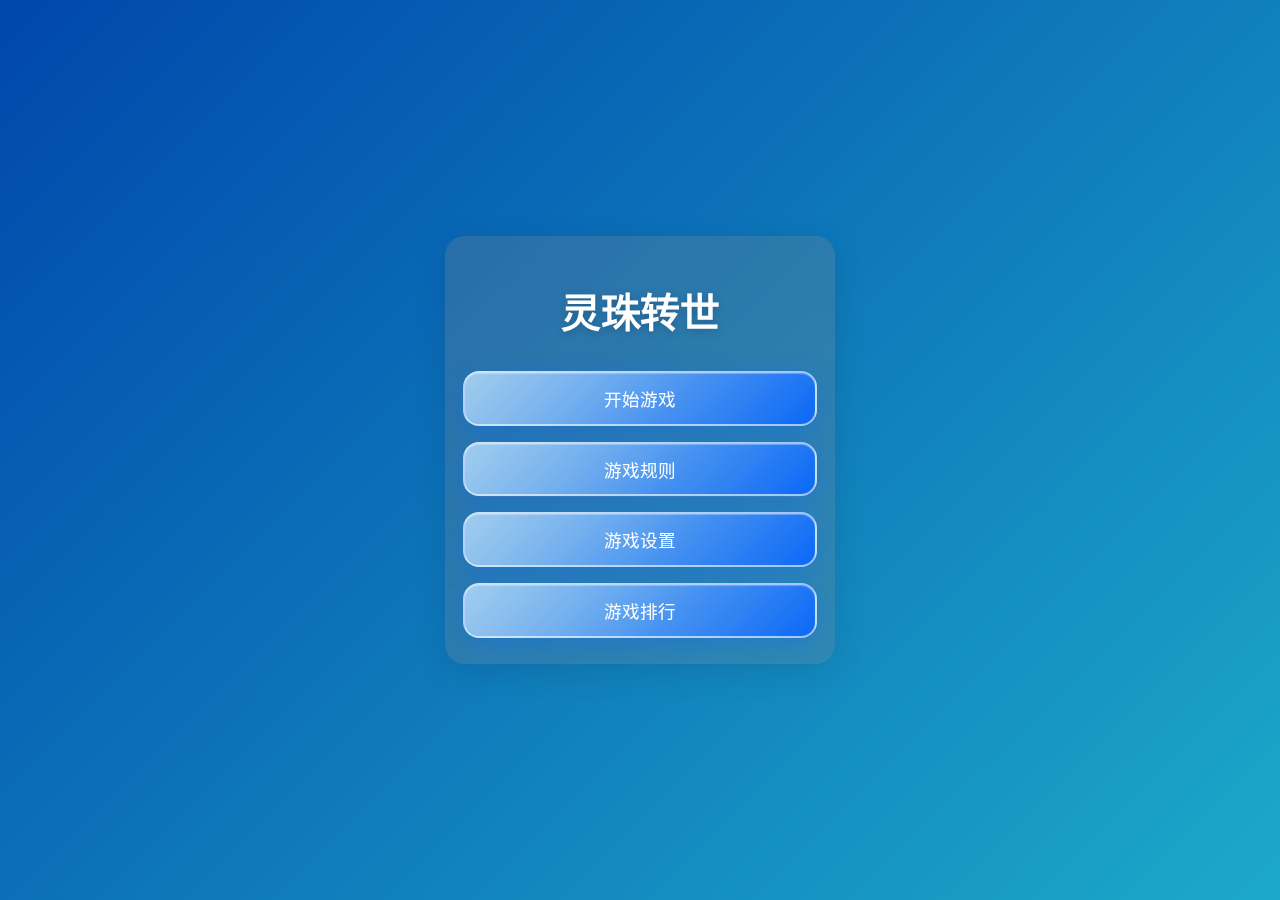
<file: index.html>
<!DOCTYPE html>
<html lang="zh-CN">
<head>
    <meta charset="UTF-8">
    <meta name="viewport" content="width=device-width, initial-scale=1.0">
    <title>灵珠转世 - 五子连珠游戏</title>
    <link rel="stylesheet" href="game.css">
</head>
<body>
    <div id="menu" class="container">
        <h1>灵珠转世</h1>
        <button class="menu-button" id="startGame">开始游戏</button>
        <button class="menu-button" id="showRules">游戏规则</button>
        <button class="menu-button" id="showSettings">游戏设置</button>
        <button class="menu-button" id="showRanking">游戏排行</button>
    </div>

    <div id="gameScreen" class="game-container" style="display: none;">
        <div id="pauseOverlay" class="pause-overlay" onclick="togglePause()">
            <div class="pause-icon"></div>
        </div>
        <div class="game-info">
            <div class="info-item">
                <div class="info-label">分数</div>
                <div class="info-value" id="score">0</div>
            </div>
            <div class="info-item">
                <div class="info-label">等级</div>
                <div class="info-value" id="level">1</div>
            </div>
        </div>

        <div class="next-balls" id="nextBalls"></div>
        <div class="game-board" id="gameBoard"></div>

        <div class="game-controls">
            <button id="pauseGame" class="control-button">暂停</button>
            <button id="restartGame" class="control-button">重新开始</button>
            <button id="backToMenu" class="control-button">返回菜单</button>
        </div>
    </div>

    <script src="game.js"></script>
    <script>
        let game = null;
        const menu = document.getElementById('menu');
        const gameScreen = document.getElementById('gameScreen');
        const gameBoard = document.getElementById('gameBoard');
        const scoreElement = document.getElementById('score');
        const levelElement = document.getElementById('level');
        const nextBallsElement = document.getElementById('nextBalls');
        const pauseButton = document.getElementById('pauseGame');

        // 暂停/继续游戏
        function togglePause() {
            if (!game) return;
            const isPaused = game.togglePause();
            const pauseButton = document.getElementById('pauseGame');
            const pauseOverlay = document.getElementById('pauseOverlay');
            const gameBoard = document.getElementById('gameBoard');
            
            pauseButton.textContent = isPaused ? '继续' : '暂停';
            gameBoard.style.pointerEvents = isPaused ? 'none' : 'auto';
            pauseOverlay.style.display = isPaused ? 'flex' : 'none';
        }

        // 重新开始游戏
        function restartGame() {
            const gameOver = document.querySelector('.game-over');
            if (gameOver) {
                gameOver.remove();
            }
            if (game) {
                game.reset();
                updateGameView();
                pauseButton.textContent = '暂停';
                gameBoard.style.pointerEvents = 'auto';
            }
        }

        // 事件监听器
        document.getElementById('pauseGame').addEventListener('click', togglePause);
        document.getElementById('restartGame').addEventListener('click', restartGame);

        // 初始化游戏棋盘
        function initializeBoard() {
            gameBoard.innerHTML = '';
            for (let y = 0; y < 9; y++) {
                for (let x = 0; x < 9; x++) {
                    const cell = document.createElement('div');
                    cell.className = 'cell';
                    cell.dataset.x = x;
                    cell.dataset.y = y;
                    cell.addEventListener('click', handleCellClick);
                    gameBoard.appendChild(cell);
                }
            }
        }

        // 更新游戏界面
        function updateGameView() {
            // 更新分数和等级
            scoreElement.textContent = game.score;
            levelElement.textContent = game.level;
        
            // 更新棋盘
            const cells = gameBoard.getElementsByClassName('cell');
            for (let y = 0; y < game.boardSize; y++) {
                for (let x = 0; x < game.boardSize; x++) {
                    const cell = cells[y * game.boardSize + x];
                    const color = game.board[y][x];
                    
                    // 清除现有的珠子
                    cell.innerHTML = '';
                    cell.classList.remove('selected');
                    
                    // 如果有珠子，创建并添加珠子元素
                    if (color) {
                        const ball = document.createElement('div');
                        ball.className = `ball ${color}`;
                        cell.appendChild(ball);
                        
                        // 如果是选中的珠子，添加选中效果
                        if (game.selectedBall && 
                            game.selectedBall[0] === x && 
                            game.selectedBall[1] === y) {
                            cell.classList.add('selected');
                        }
                    }
                }
            }

            // 更新下一回合提示文字和珠子
            const nextBallsText = document.createElement('div');
            nextBallsText.className = 'next-balls-text';
            nextBallsText.textContent = '下一回合';
            nextBallsElement.innerHTML = '';
            nextBallsElement.appendChild(nextBallsText);

            // 创建下一回合的珠子预览
            const nextBallsPreview = document.createElement('div');
            nextBallsPreview.className = 'next-balls-preview';
            for (let i = 0; i < 3; i++) {
                const nextBall = document.createElement('div');
                nextBall.className = `ball ${game.nextBalls[i].color}`;
                nextBallsPreview.appendChild(nextBall);
            }
            nextBallsElement.appendChild(nextBallsPreview);
        }

        // 处理格子点击事件
        function handleCellClick(event) {
            const cell = event.currentTarget;
            const x = parseInt(cell.dataset.x);
            const y = parseInt(cell.dataset.y);

            if (game.board[y][x] !== null) {
                // 选择珠子
                if (game.selectedBall) {
                    const [selectedX, selectedY] = game.selectedBall;
                    if (selectedX === x && selectedY === y) {
                        game.selectedBall = null;
                    } else {
                        game.selectedBall = [x, y];
                    }
                } else {
                    game.selectedBall = [x, y];
                }
            } else if (game.selectedBall) {
                // 移动珠子
                const [fromX, fromY] = game.selectedBall;
                if (game.moveBall(fromX, fromY, x, y)) {
                    // 创建移动轨迹动画
                    createMovePathAnimation(fromX, fromY, x, y);
                    
                    // 移动完成后检查是否有可消除的珠子
                    setTimeout(() => {
                        game.selectedBall = null;
                        const lines = game.checkLines();
                        
                        if (lines.length > 0) {
                            // 为每个珠子添加消除动画
                            for (const line of lines) {
                                for (const [x, y] of line) {
                                    const cell = document.querySelector(`.cell[data-x="${x}"][data-y="${y}"]`);
                                    const ball = cell.querySelector('.ball');
                                    if (ball) {
                                        ball.classList.add('removing');
                                    }
                                }
                            }
                            
                            // 等待动画完成后再移除珠子并添加新珠子
                            setTimeout(() => {
                                // 计算总共消除的珠子数量
                                let totalRemoved = 0;
                                for (const line of lines) {
                                    totalRemoved += line.length;
                                }
                                
                                game.removeBalls(lines);
                                game.addNewBalls(); // 添加新的珠子
                                updateGameView(); // 更新游戏视图
                                
                                // 添加粒子特效（针对5连及以上）
                                if(totalRemoved >= 5) {
                                    lines.forEach(line => {
                                        line.forEach(([x, y]) => {
                                            const cell = document.querySelector(`.cell[data-x="${x}"][data-y="${y}"]`);
                                            createExplosionEffect(cell, line.length);
                                        });
                                    });
                                }
                                
                                // 检查游戏是否结束
                                if (game.isGameOver()) {
                                    // 触发粒子爆炸效果
                                    createParticleEffect();
                                    
                                    // 延迟执行确保动画播放
                                    setTimeout(() => {
                                        // 添加棋盘消失动画
                                        gameBoard.classList.add('ending');
                                        
                                        // 显示结束界面
                                        showGameOver();
                                        
                                        // 禁用棋盘点击
                                        document.querySelectorAll('.cell').forEach(cell => {
                                            cell.style.pointerEvents = 'none';
                                        });
                                    }, 800);
                                }
                            }, 600);
                        } else {
                            // 如果没有可消除的珠子，直接添加新的珠子
                            game.addNewBalls();
                            updateGameView(); // 更新游戏视图

                            // 检查游戏是否结束
                            if (game.isGameOver()) {
                                // 触发粒子爆炸效果
                                createParticleEffect();
                                
                                // 延迟执行确保动画播放
                                setTimeout(() => {
                                    // 添加棋盘消失动画
                                    gameBoard.classList.add('ending');
                                    
                                    // 显示结束界面
                                    showGameOver();
                                    
                                    // 禁用棋盘点击
                                    document.querySelectorAll('.cell').forEach(cell => {
                                        cell.style.pointerEvents = 'none';
                                    });
                                }, 800);
                            }
                        }
                    }, 300);
                }
            }
            updateGameView();
        }
        
        // 创建珠子移动轨迹动画
        function createMovePathAnimation(fromX, fromY, toX, toY) {
            // 获取起点和终点的位置
            const fromCell = document.querySelector(`.cell[data-x="${fromX}"][data-y="${fromY}"]`);
            const toCell = document.querySelector(`.cell[data-x="${toX}"][data-y="${toY}"]`);
            
            if (!fromCell || !toCell) return;
            
            const fromRect = fromCell.getBoundingClientRect();
            const toRect = toCell.getBoundingClientRect();
            
            // 计算路径
            const path = findPath(fromX, fromY, toX, toY);
            
            // 创建轨迹动画
            for (let i = 0; i < path.length - 1; i++) {
                const [x1, y1] = path[i];
                const [x2, y2] = path[i + 1];
                
                const cell1 = document.querySelector(`.cell[data-x="${x1}"][data-y="${y1}"]`);
                const cell2 = document.querySelector(`.cell[data-x="${x2}"][data-y="${y2}"]`);
                
                if (cell1 && cell2) {
                    const rect1 = cell1.getBoundingClientRect();
                    const rect2 = cell2.getBoundingClientRect();
                    
                    // 创建轨迹点
                    const dot = document.createElement('div');
                    dot.className = 'path-dot';
                    cell1.appendChild(dot);
                    
                    // 创建轨迹线
                    const line = document.createElement('div');
                    line.className = 'path-line';
                    
                    // 计算线的长度和角度
                    const dx = rect2.left - rect1.left;
                    const dy = rect2.top - rect1.top;
                    const length = Math.sqrt(dx * dx + dy * dy);
                    const angle = Math.atan2(dy, dx) * 180 / Math.PI;
                    
                    // 设置线的样式
                    line.style.width = `${length}px`;
                    line.style.transform = `rotate(${angle}deg)`;
                    line.style.left = `${rect1.width / 2}px`;
                    line.style.top = `${rect1.height / 2}px`;
                    
                    cell1.appendChild(line);
                    
                    // 自动清理动画元素
                    setTimeout(() => {
                        if (dot.parentNode) dot.parentNode.removeChild(dot);
                        if (line.parentNode) line.parentNode.removeChild(line);
                    }, 800);
                }
            }
        }
        
        // 使用BFS寻找路径
        function findPath(fromX, fromY, toX, toY) {
            const queue = [[fromX, fromY]];
            const visited = new Set();
            visited.add(`${fromX},${fromY}`);
            const parent = {};
            
            while (queue.length > 0) {
                const [x, y] = queue.shift();
                if (x === toX && y === toY) {
                    // 找到路径，回溯
                    const path = [];
                    let current = `${toX},${toY}`;
                    while (current) {
                        const [cx, cy] = current.split(',').map(Number);
                        path.unshift([cx, cy]);
                        current = parent[current];
                    }
                    return path;
                }
                
                // 检查四个方向
                const directions = [[0, 1], [1, 0], [0, -1], [-1, 0]];
                for (const [dx, dy] of directions) {
                    const newX = x + dx;
                    const newY = y + dy;
                    const key = `${newX},${newY}`;
                    
                    if (newX >= 0 && newX < game.boardSize &&
                        newY >= 0 && newY < game.boardSize &&
                        (game.board[newY][newX] === null || (newX === toX && newY === toY)) &&
                        !visited.has(key)) {
                        queue.push([newX, newY]);
                        visited.add(key);
                        parent[key] = `${x},${y}`;
                    }
                }
            }
            
            // 如果没有找到路径，返回直线路径
            return [[fromX, fromY], [toX, toY]];
        }

        // 显示游戏结束弹窗
        function showGameOver() {
            const gameOver = document.createElement('div');
            gameOver.className = 'game-over';
            gameOver.innerHTML = `
                <h2>游戏结束</h2>
                <p>最终得分: ${game.score}</p>
                <button onclick="restartGame()">重新开始</button>
            `;
            document.body.appendChild(gameOver);
        }

        // 粒子效果生成器
        function createParticleEffect() {
            const boardRect = document.querySelector('.game-board').getBoundingClientRect();
            
            for (let i = 0; i < 32; i++) {
                const particle = document.createElement('div');
                particle.className = 'explosion-particle';
                
                // 随机运动参数
                const angle = Math.random() * Math.PI * 2;
                const distance = Math.random() * 120 + 80;
                particle.style.setProperty('--tx', `${Math.cos(angle) * distance}px`);
                particle.style.setProperty('--ty', `${Math.sin(angle) * distance}px`);
                
                // 随机位置
                particle.style.left = `${Math.random() * boardRect.width}px`;
                particle.style.top = `${Math.random() * boardRect.height}px`;
                
                document.querySelector('.game-board').appendChild(particle);
                
                // 自动移除元素
                setTimeout(() => particle.remove(), 800);
            }
        }

        // 重新开始游戏
        function restartGame() {
            // 移除动画类
            const board = document.querySelector('.game-board');
            board.classList.remove('ending');
            board.style.opacity = '1';
            board.style.transform = 'scale(1)';
            
            // 启用棋盘点击
            document.querySelectorAll('.cell').forEach(cell => {
                cell.style.pointerEvents = 'auto';
            });
            
            // 隐藏并移除结束界面
            const gameOver = document.querySelector('.game-over');
            if (gameOver) {
                gameOver.remove();
            }
            
            // 重置游戏
            if (game) {
                game.reset();
                updateGameView();
                pauseButton.textContent = '暂停';
                gameBoard.style.pointerEvents = 'auto';
            }
        }
        
        // 粒子效果生成器
        function createParticleEffect() {
            const boardRect = gameBoard.getBoundingClientRect();
            
            for (let i = 0; i < 32; i++) {
                const particle = document.createElement('div');
                particle.className = 'explosion-particle';
                
                // 随机运动参数
                const angle = Math.random() * Math.PI * 2;
                const distance = Math.random() * 120 + 80;
                particle.style.setProperty('--tx', `${Math.cos(angle) * distance}px`);
                particle.style.setProperty('--ty', `${Math.sin(angle) * distance}px`);
                
                // 随机位置
                particle.style.left = `${Math.random() * boardRect.width}px`;
                particle.style.top = `${Math.random() * boardRect.height}px`;
                
                gameBoard.appendChild(particle);
                
                // 自动移除元素
                setTimeout(() => particle.remove(), 800);
            }
        }

        // 单个珠子消除时的爆炸效果
        function createExplosionEffect(cell, count) {
            for(let i = 0; i < 8; i++) {
                const particle = document.createElement('div');
                const angle = (Math.PI * 2 * i) / 8;
                particle.className = 'explosion-particle';
                particle.style.setProperty('--dx', Math.cos(angle));
                particle.style.setProperty('--dy', Math.sin(angle));
                particle.style.left = `${cell.offsetWidth/2 -4}px`;
                particle.style.top = `${cell.offsetHeight/2 -4}px`;
                cell.appendChild(particle);
                
                setTimeout(() => {
                    particle.remove();
                }, 1000);
            }
        }

        // 事件监听器
        document.getElementById('startGame').addEventListener('click', () => {
            menu.style.display = 'none';
            gameScreen.style.display = 'flex';
            game = new Game();
            game.init();
            initializeBoard();
            updateGameView();
        });

        document.getElementById('backToMenu').addEventListener('click', () => {
            gameScreen.style.display = 'none';
            menu.style.display = 'block';
        });

        // 创建下拉面板
        function createPanel(title, content) {
            const panel = document.createElement('div');
            panel.className = 'ios-panel';
            panel.innerHTML = `
                <div class="panel-content">
                    <div class="panel-header">
                        <div class="panel-title">${title}</div>
                        <button class="panel-close">完成</button>
                    </div>
                    <div class="panel-body">${content}</div>
                </div>
            `;
            document.body.appendChild(panel);

            // 添加动画
            requestAnimationFrame(() => {
                panel.classList.add('show');
            });

            // 关闭按钮事件
            panel.querySelector('.panel-close').addEventListener('click', () => {
                panel.classList.remove('show');
                setTimeout(() => panel.remove(), 300);
            });

            // 滑动关闭
            let startY = 0;
            panel.addEventListener('touchstart', (e) => {
                startY = e.touches[0].clientY;
            });

            panel.addEventListener('touchmove', (e) => {
                const deltaY = e.touches[0].clientY - startY;
                if (deltaY > 0) {
                    panel.style.transform = `translateY(${deltaY}px)`;
                }
            });

            panel.addEventListener('touchend', (e) => {
                const deltaY = e.changedTouches[0].clientY - startY;
                if (deltaY > 100) {
                    panel.classList.remove('show');
                    setTimeout(() => panel.remove(), 300);
                } else {
                    panel.style.transform = '';
                }
            });
        }

        document.getElementById('showRules').addEventListener('click', () => {
            const rulesContent = `
                <div class="rules-list">
                    <div class="rule-item">
                        <div class="rule-number">1</div>
                        <div class="rule-text">每回合可以移动一个珠子到空位置</div>
                    </div>
                    <div class="rule-item">
                        <div class="rule-number">2</div>
                        <div class="rule-text">每次移动后会随机出现3个新珠子</div>
                    </div>
                    <div class="rule-item">
                        <div class="rule-number">3</div>
                        <div class="rule-text">将5个或更多相同颜色的珠子连成一线即可消除</div>
                    </div>
                    <div class="rule-item">
                        <div class="rule-number">4</div>
                        <div class="rule-text">消除的珠子越多，获得的分数越高</div>
                    </div>
                    <div class="rule-item">
                        <div class="rule-number">5</div>
                        <div class="rule-text">当棋盘空位少于3个时游戏结束</div>
                    </div>
                </div>
            `;
            createPanel('游戏规则', rulesContent);
        });

        document.getElementById('showSettings').addEventListener('click', () => {
            window.location.href = 'settings.html';
        });

        document.getElementById('showRanking').addEventListener('click', () => {
            const rankingContent = `
                <div class="ranking-content">
                    <div class="ranking-message">
                        <div class="message-icon">🏆</div>
                        <div class="message-text">游戏排行功能即将推出，敬请期待！</div>
                    </div>
                </div>
            `;
            createPanel('游戏排行', rankingContent);
        });
    </script>
</body>
</html>
</file>
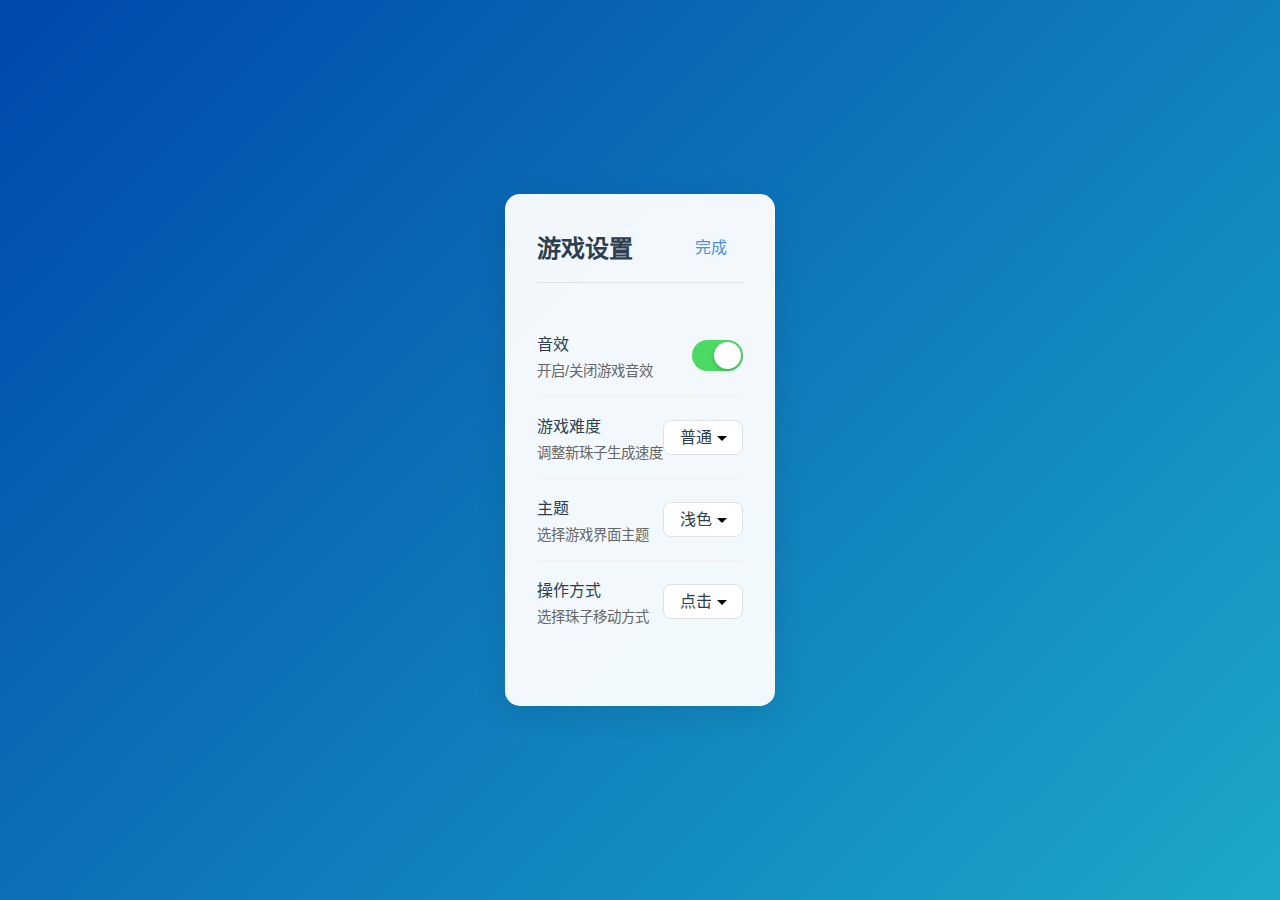
<file: settings.html>
<!DOCTYPE html>
<html lang="zh-CN">
<head>
    <meta charset="UTF-8">
    <meta name="viewport" content="width=device-width, initial-scale=1.0">
    <title>游戏设置 - 灵珠转世</title>
    <link rel="stylesheet" href="game.css">
    <style>
        .settings-container {
            padding: 2rem;
            background: rgba(255, 255, 255, 0.95);
            border-radius: 15px;
            box-shadow: 0 8px 32px rgba(0, 0, 0, 0.1);
            max-width: 90%;
            margin: 2rem auto;
        }

        .settings-header {
            display: flex;
            justify-content: space-between;
            align-items: center;
            margin-bottom: 2rem;
            padding-bottom: 1rem;
            border-bottom: 1px solid #e1e1e1;
        }

        .settings-title {
            font-size: 1.5rem;
            font-weight: 600;
            color: #2c3e50;
        }

        .settings-close {
            padding: 0.5rem 1rem;
            font-size: 1rem;
            color: #4a90e2;
            background: none;
            border: none;
            cursor: pointer;
        }

        .settings-section {
            margin-bottom: 2rem;
        }

        .settings-item {
            display: flex;
            justify-content: space-between;
            align-items: center;
            padding: 1rem 0;
            border-bottom: 1px solid #f0f0f0;
        }

        .settings-item:last-child {
            border-bottom: none;
        }

        .settings-label {
            font-size: 1rem;
            color: #2c3e50;
        }

        .settings-description {
            font-size: 0.9rem;
            color: #666;
            margin-top: 0.25rem;
        }

        /* iOS风格开关 */
        .ios-switch {
            position: relative;
            display: inline-block;
            width: 51px;
            height: 31px;
        }

        .ios-switch input {
            opacity: 0;
            width: 0;
            height: 0;
        }

        .ios-slider {
            position: absolute;
            cursor: pointer;
            top: 0;
            left: 0;
            right: 0;
            bottom: 0;
            background-color: #e9e9ea;
            transition: .4s;
            border-radius: 31px;
        }

        .ios-slider:before {
            position: absolute;
            content: "";
            height: 27px;
            width: 27px;
            left: 2px;
            bottom: 2px;
            background-color: white;
            transition: .4s;
            border-radius: 50%;
            box-shadow: 0 2px 4px rgba(0,0,0,0.2);
        }

        input:checked + .ios-slider {
            background-color: #4cd964;
        }

        input:checked + .ios-slider:before {
            transform: translateX(20px);
        }

        /* iOS风格选择器 */
        .ios-select {
            padding: 0.5rem 1rem;
            font-size: 1rem;
            color: #2c3e50;
            border: 1px solid #e1e1e1;
            border-radius: 8px;
            background-color: #fff;
            appearance: none;
            background-image: url('data:image/svg+xml;utf8,<svg fill="%23000000" height="24" viewBox="0 0 24 24" width="24" xmlns="http://www.w3.org/2000/svg"><path d="M7 10l5 5 5-5z"/></svg>');
            background-repeat: no-repeat;
            background-position: right 8px center;
            padding-right: 30px;
        }

        /* iOS风格滑块 */
        .ios-range {
            -webkit-appearance: none;
            width: 200px;
            height: 2px;
            background: #e1e1e1;
            outline: none;
            border-radius: 1px;
        }

        .ios-range::-webkit-slider-thumb {
            -webkit-appearance: none;
            appearance: none;
            width: 28px;
            height: 28px;
            background: #fff;
            border-radius: 50%;
            border: 1px solid #e1e1e1;
            cursor: pointer;
            box-shadow: 0 2px 4px rgba(0,0,0,0.1);
        }
    </style>
</head>
<body>
    <div class="settings-container">
        <div class="settings-header">
            <div class="settings-title">游戏设置</div>
            <button class="settings-close" id="closeSettings">完成</button>
        </div>

        <div class="settings-section">
            <div class="settings-item">
                <div>
                    <div class="settings-label">音效</div>
                    <div class="settings-description">开启/关闭游戏音效</div>
                </div>
                <label class="ios-switch">
                    <input type="checkbox" id="soundEffect" checked>
                    <span class="ios-slider"></span>
                </label>
            </div>

            <div class="settings-item">
                <div>
                    <div class="settings-label">游戏难度</div>
                    <div class="settings-description">调整新珠子生成速度</div>
                </div>
                <select class="ios-select" id="gameDifficulty">
                    <option value="easy">简单</option>
                    <option value="normal" selected>普通</option>
                    <option value="hard">困难</option>
                </select>
            </div>

            <div class="settings-item">
                <div>
                    <div class="settings-label">主题</div>
                    <div class="settings-description">选择游戏界面主题</div>
                </div>
                <select class="ios-select" id="gameTheme">
                    <option value="light" selected>浅色</option>
                    <option value="dark">深色</option>
                </select>
            </div>

            <div class="settings-item">
                <div>
                    <div class="settings-label">操作方式</div>
                    <div class="settings-description">选择珠子移动方式</div>
                </div>
                <select class="ios-select" id="controlType">
                    <option value="click" selected>点击</option>
                    <option value="drag">拖拽</option>
                </select>
            </div>
        </div>
    </div>

    <script>
        // 获取所有设置元素
        const soundEffect = document.getElementById('soundEffect');
        const gameDifficulty = document.getElementById('gameDifficulty');
        const gameTheme = document.getElementById('gameTheme');
        const controlType = document.getElementById('controlType');
        const closeButton = document.getElementById('closeSettings');

        // 从localStorage加载设置
        function loadSettings() {
            soundEffect.checked = localStorage.getItem('soundEffect') !== 'false';
            gameDifficulty.value = localStorage.getItem('gameDifficulty') || 'normal';
            gameTheme.value = localStorage.getItem('gameTheme') || 'light';
            controlType.value = localStorage.getItem('controlType') || 'click';
        }

        // 保存设置到localStorage
        function saveSettings() {
            localStorage.setItem('soundEffect', soundEffect.checked);
            localStorage.setItem('gameDifficulty', gameDifficulty.value);
            localStorage.setItem('gameTheme', gameTheme.value);
            localStorage.setItem('controlType', controlType.value);
        }

        // 添加事件监听器
        soundEffect.addEventListener('change', saveSettings);
        gameDifficulty.addEventListener('change', saveSettings);
        gameTheme.addEventListener('change', saveSettings);
        controlType.addEventListener('change', saveSettings);

        // 关闭按钮事件
        closeButton.addEventListener('click', () => {
            saveSettings();
            window.location.href = 'index.html';
        });

        // 初始加载设置
        loadSettings();
    </script>
</body>
</html>
</file>
<file: game.css>
/* 全局样式 */
body {
    margin: 0;
    min-height: 100vh;
    background: linear-gradient(135deg, #0047ab, #1ca9c9);
    font-family: -apple-system, BlinkMacSystemFont, "Segoe UI", Roboto, sans-serif;
    display: flex;
    justify-content: center;
    align-items: center;
    padding: env(safe-area-inset-top) env(safe-area-inset-right) env(safe-area-inset-bottom) env(safe-area-inset-left);
    touch-action: manipulation;
}

/* 游戏容器样式 */
.container, .game-container {
    width: 90vw;
    max-width: 390px;
    margin: 0 auto;
    padding: 1rem env(safe-area-inset-right) 1rem env(safe-area-inset-left);
    background: rgba(255, 255, 255, 0.15);
    backdrop-filter: blur(10px) brightness(0.98);
    -webkit-backdrop-filter: blur(10px) brightness(0.98);
    border-radius: 20px;
    box-shadow: 0 8px 32px rgba(0, 0, 0, 0.1);
    display: flex;
    flex-direction: column;
    align-items: center;
    position: relative;
    box-sizing: border-box;
}

/* 标题样式 */
h1 {
    color: rgba(255, 255, 255, 1);
    text-align: center;
    font-size: clamp(1.8rem, 5vw, 2.5rem);
    margin-bottom: 1.5rem;
    text-shadow: 0 2px 8px rgba(0, 0, 0, 0.2);
    position: relative;
    z-index: 1;
    font-weight: 600;
    letter-spacing: -0.5px;
}

/* 按钮样式 */
.menu-button {
    width: 100%;
    padding: 0.8rem;
    margin: 0.5rem 0;
    font-size: clamp(1rem, 3vw, 1.1rem);
    color: white;
    background: linear-gradient(135deg, 
        rgba(130, 201, 255, 0.7),
        rgba(4, 100, 255, 0.9));
    backdrop-filter: blur(15px) saturate(200%);
    -webkit-backdrop-filter: blur(15px) saturate(200%);
    border: 2px solid rgba(255, 255, 255, 0.6);
    border-radius: 16px;
    cursor: pointer;
    box-shadow: 
        0 6px 24px rgba(4, 100, 255, 0.3),
        inset 0 1px 1px rgba(255, 255, 255, 0.3);
    transition: 
        transform 0.2s ease,
        box-shadow 0.3s ease,
        background 0.4s cubic-bezier(0.25, 0.1, 0.25, 1);
    -webkit-tap-highlight-color: transparent;
    position: relative;
    z-index: 1;
}

.menu-button:active {
    transform: scale(0.96) translateY(1px);
    box-shadow: 
        0 3px 12px rgba(4, 100, 255, 0.2),
        inset 0 -1px 2px rgba(0, 0, 0, 0.1);
}

.menu-button::after {
    content: "";
    position: absolute;
    top: 0;
    left: 0;
    right: 0;
    bottom: 0;
    border-radius: 16px;
    background: linear-gradient(135deg, 
        rgba(255,255,255,0.15),
        transparent 60%);
    pointer-events: none;
}

.menu-button::before {
    content: "";
    position: absolute;
    top: -2px;
    left: -2px;
    right: -2px;
    bottom: -2px;
    border-radius: 18px;
    background: linear-gradient(135deg, 
        rgba(255,255,255,0.4),
        rgba(255,255,255,0));
    z-index: -1;
    opacity: 0.6;
}

/* 游戏信息区域样式 */
.game-info {
    background: rgba(255, 255, 255, 0.28) !important;
    backdrop-filter: blur(24px) saturate(2);
    border: 1px solid rgba(255, 255, 255, 0.35);
    border-radius: 16px;
    width: 92%;
    margin: 0 auto 1.2rem;
    padding: 14px 0;
    box-shadow: 0 6px 24px rgba(0, 71, 171, 0.08);
    display: grid;
    grid-template-columns: repeat(2, 1fr);
    gap: 8px;
}

.info-item {
    padding: 10px;
    background: rgba(255, 255, 255, 0.18);
    border-radius: 12px;
    border: 0.5px solid rgba(255, 255, 255, 0.2);
    margin: 0 6px;
}

.info-label {
    color: #0047AB !important;
    font-size: 13px;
    font-weight: 600;
    letter-spacing: -0.24px;
    opacity: 0.9;
    margin-bottom: 4px;
}

.info-value {
    color: #0047AB !important;
    font-size: 24px;
    font-weight: 700;
    text-shadow: 0 2px 4px rgba(255, 255, 255, 0.3);
}

.next-balls {
    background: rgba(255, 255, 255, 0.28) !important;
    width: 92%;
    margin: 0 auto 1.6rem;
    padding: 14px 16px;
    border-radius: 16px;
    backdrop-filter: blur(20px);
    border: 1px solid rgba(255, 255, 255, 0.3);
}

.next-balls-text {
    color: #0047AB !important;
    font-size: 15px;
    font-weight: 500;
    margin-bottom: 10px;
    opacity: 0.95;
}

.container {
    box-sizing: border-box;
    padding: 18px !important;
}

@media (max-width: 414px) {
    .game-info {
        padding: 10px 12px;
        border-radius: 11px;
    }
    
    .info-item {
        padding: 8px;
        margin: 0 4px;
    }
    
    .info-value {
        font-size: 20px;
    }
}

/* iPhone15专属适配 */
@media (device-width: 393px) and (device-height: 852px) {
    .game-info {
        width: 88%;
        padding: 12px 0;
    }
    
    .info-value {
        font-size: 22px;
    }
    
    .next-balls {
        padding: 12px;
        margin-bottom: 1.4rem;
    }
}

/* 横屏保护 */
@media (orientation: landscape) {
    .game-info {
        width: 86%;
        margin-bottom: 1rem;
    }
    
    .info-value {
        font-size: 20px;
    }
}

/* 游戏棋盘样式 */
.game-board {
    display: grid;
    grid-template-columns: repeat(9, 1fr);
    gap: 2px;
    padding: 2px;
    background: rgba(255, 255, 255, 0.15);
    border-radius: 15px;
    margin-bottom: 1rem;
    width: 100%;
    max-height: 85vh;
    aspect-ratio: 1;
    box-shadow: 0 4px 12px rgba(0, 0, 0, 0.1);
    box-sizing: border-box;
}

.cell {
    aspect-ratio: 1;
    width: 100%;
    background: rgba(255, 255, 255, 0.05);
    backdrop-filter: blur(5px);
    -webkit-backdrop-filter: blur(5px);
    border-radius: 8px;
    display: flex;
    justify-content: center;
    align-items: center;
    cursor: pointer;
    transition: all 0.3s ease;
    -webkit-tap-highlight-color: transparent;
    position: relative;
}

.cell:active {
    background: rgba(255, 255, 255, 0.2);
}

/* 珠子样式 */
.ball {
    width: 80%;
    height: 80%;
    border-radius: 50%;
    box-shadow: inset -2px -2px 6px rgba(0, 0, 0, 0.2),
                inset 2px 2px 6px rgba(255, 255, 255, 0.2);
    transition: all 0.2s cubic-bezier(0.25, 0.1, 0.25, 1.0);
    position: relative;
    z-index: 1;
}

.cell.selected .ball {
    box-shadow: 0 0 10px rgba(255, 255, 255, 0.8);
    /* 移除动画效果，只保留发光效果 */
    /* animation: ball-shake 0.5s cubic-bezier(0.36, 0.07, 0.19, 0.97) both; */
}

@keyframes ball-shake {
    0%, 100% { transform: translateX(0); }
    10%, 30%, 50%, 70%, 90% { transform: translateX(-2px); }
    20%, 40%, 60%, 80% { transform: translateX(2px); }
}

.ball.red {
    background: radial-gradient(circle at 30% 30%, #ff6b6b, #c92a2a);
    box-shadow: 0 0 15px rgba(255, 107, 107, 0.6);
}

.ball.yellow {
    background: radial-gradient(circle at 30% 30%, #ffd43b, #f08c00);
    box-shadow: 0 0 15px rgba(255, 212, 59, 0.6);
}

.ball.blue {
    background: radial-gradient(circle at 30% 30%, #4dabf7, #1864ab);
    box-shadow: 0 0 15px rgba(77, 171, 247, 0.6);
}

.ball.green {
    background: radial-gradient(circle at 30% 30%, #69db7c, #2b8a3e);
    box-shadow: 0 0 15px rgba(105, 219, 124, 0.6);
}

.cell.selected .ball {
    box-shadow: 0 0 10px rgba(255, 255, 255, 0.5);
}

/* 下一回合提示区域 */
.next-balls {
    width: 94%;
    padding: 12px;
    margin: 0 auto 1rem;
    background: rgba(255, 255, 255, 0.2);
    backdrop-filter: blur(5px);
    -webkit-backdrop-filter: blur(5px);
    border-radius: 15px;
    text-align: center;
    box-sizing: border-box;
}

.next-balls-text {
    color: white;
    font-size: 0.9rem;
    opacity: 0.8;
}

.next-ball {
    width: clamp(20px, 6vw, 24px);
    height: clamp(20px, 6vw, 24px);
    border-radius: 50%;
    box-shadow: 0 2px 4px rgba(0, 0, 0, 0.2);
}

.next-balls-preview {
    display: flex;
    justify-content: center;
    gap: 12px;
    margin-top: 0.5rem;
    padding: 0 0.5rem;
}

.next-balls-preview .ball {
    width: 28px;
    height: 28px;
    min-width: 28px;
    min-height: 28px;
}

/* 暂停遮罩层 */
.pause-overlay {
    position: fixed;
    top: 0;
    left: 0;
    width: 100%;
    height: 100%;
    background: rgba(0, 0, 0, 0.5);
    backdrop-filter: blur(3px);
    -webkit-backdrop-filter: blur(3px);
    display: none;
    justify-content: center;
    align-items: center;
    z-index: 999;
}

.pause-icon {
    width: 80px;
    height: 80px;
    background: rgba(255, 255, 255, 0.9);
    border-radius: 50%;
    display: flex;
    justify-content: center;
    align-items: center;
    animation: float 2s ease-in-out infinite;
}

.pause-icon::before,
.pause-icon::after {
    content: '';
    width: 8px;
    height: 30px;
    background: #0047ab;
    margin: 0 5px;
    border-radius: 4px;
}

@keyframes float {
    0%, 100% { transform: translateY(0); }
    50% { transform: translateY(-10px); }
}

/* 游戏结束弹窗 */
/* 游戏结束动画 */
@keyframes game-over-fade {
  0% {
    opacity: 0;
    transform: translate(-50%, -50%) scale(0.8);
  }
  100% {
    opacity: 1;
    transform: translate(-50%, -50%) scale(1);
  }
}

/* 粒子爆炸动画 */
@keyframes particle-burst {
  0% {
    transform: translate(0, 0) scale(1);
    opacity: 1;
  }
  100% {
    transform: translate(var(--tx, 0), var(--ty, 0)) scale(0);
    opacity: 0;
  }
}

/* 游戏结束弹窗增强 */
.game-over {
  position: fixed;
  top: 50%;
  left: 50%;
  transform: translate(-50%, -50%);
  animation: game-over-fade 0.6s cubic-bezier(0.34, 1.56, 0.64, 1) forwards;
  background: rgba(255, 255, 255, 0.98) !important;
  backdrop-filter: blur(10px);
  -webkit-backdrop-filter: blur(10px);
  padding: 2rem;
  border-radius: 20px;
  border: 1px solid rgba(0, 71, 171, 0.1);
  box-shadow: 0 12px 48px rgba(0, 71, 171, 0.2);
  text-align: center;
  z-index: 1000;
  width: 90%;
  max-width: 400px;
}

/* 结束弹窗按钮 */
.game-over button {
  position: relative;
  overflow: hidden;
  transition: transform 0.3s ease;
  padding: 0.8rem 1.5rem;
  font-size: clamp(1rem, 3vw, 1.1rem);
  background: linear-gradient(135deg, #4dabf7, #1864ab);
  color: white;
  border: none;
  border-radius: 15px;
  cursor: pointer;
}

.game-over button::after {
  content: "";
  position: absolute;
  top: -50%;
  left: -50%;
  width: 200%;
  height: 200%;
  background: radial-gradient(circle, rgba(255,255,255,0.4) 10%, transparent 80%);
  transform: scale(0);
  transition: transform 0.4s ease;
}

.game-over button:active::after {
  transform: scale(1);
}

.game-over button:active {
  transform: scale(0.98);
  background: linear-gradient(135deg, #003d91, #1899b9);
}

/* 棋盘消失动画 */
.game-board.ending {
  animation: board-disappear 1s ease forwards;
}

@keyframes board-disappear {
  0% { opacity: 1; transform: scale(1); }
  100% { opacity: 0; transform: scale(0.8); }
}

/* 粒子效果 */
.explosion-particle {
  position: absolute;
  width: 8px;
  height: 8px;
  border-radius: 50%;
  background: radial-gradient(circle, #4dabf7 20%, #0047ab 80%);
  animation: particle-burst 0.8s ease-out forwards;
  pointer-events: none;
}

.game-over h2 {
    color: #2c3e50;
    margin-bottom: 1.5rem;
    font-size: clamp(1.5rem, 4vw, 1.8rem);
}

.game-over p {
    margin-bottom: 2rem;
    color: #666;
    font-size: clamp(1rem, 3vw, 1.1rem);
}

.game-over button {
    padding: 0.8rem 1.5rem;
    font-size: clamp(1rem, 3vw, 1.1rem);
    background: linear-gradient(135deg, #4dabf7, #1864ab);
    color: white;
    border: none;
    border-radius: 15px;
    cursor: pointer;
    transition: all 0.3s ease;
    -webkit-tap-highlight-color: transparent;
}

.game-over button:active {
    transform: scale(0.98);
    background: linear-gradient(135deg, #003d91, #1899b9);
}

/* 媒体查询适配不同设备 */
/* 游戏控制按钮样式 */
.game-controls {
    display: flex;
    justify-content: space-between;
    gap: 0.5rem;
    width: 100%;
    margin-top: 0.5rem;
}

.control-button {
    flex: 1;
    padding: 0.8rem;
    font-size: 1rem;
    color: rgba(255, 255, 255, 1);
    background: linear-gradient(135deg, rgba(130, 201, 255, 0.6), rgba(4, 100, 255, 0.8));
    backdrop-filter: blur(8px);
    -webkit-backdrop-filter: blur(8px);
    border: 1px solid rgba(255, 255, 255, 0.5);
    border-radius: 12px;
    box-shadow: 0 2px 12px rgba(4, 100, 255, 0.2);
    cursor: pointer;
    transition: all 0.3s ease;
    -webkit-tap-highlight-color: transparent;
}

.control-button:active {
    transform: scale(0.98);
    background: rgba(255, 255, 255, 0.25);
}

@media (max-width: 390px) {
    .container, .game-container {
        padding: 0.8rem;
        margin: 0.3rem;
    }

    .game-board {
        gap: 2px;
        padding: 2px;
    }

    .control-button {
        padding: 0.6rem;
        font-size: 0.9rem;
    }
}

/* 手机横屏适配 */
@media (orientation: landscape) {
    .game-info {
        padding: 8px 12px;
    }
    
    .info-value {
        font-size: 18px;
    }
}

@media (min-width: 768px) {
    .container, .game-container {
        padding: 2rem;
        margin: 1rem;
    }

    .cell:hover {
        background: rgba(255, 255, 255, 0.2);
    }

    .menu-button:hover {
        transform: translateY(-2px);
        box-shadow: 
            0 8px 32px rgba(4, 100, 255, 0.5),
            inset 0 2px 4px rgba(255, 255, 255, 0.4);
        background: linear-gradient(135deg, 
            rgba(150, 210, 255, 0.8),
            rgba(4, 100, 255, 1));
    }

    .game-over button:hover {
        background: linear-gradient(135deg, #003d91, #1899b9);
    }
}

/* 适配深色模式 */
@media (prefers-color-scheme: dark) {
    .container, .game-container {
        background: rgba(255, 255, 255, 0.1);
    }
    
    h1 {
        color: rgba(255, 255, 255, 0.95);
    }
    
    .menu-button {
        border-color: rgba(255,255,255,0.3);
        background: linear-gradient(135deg, 
            rgba(77, 171, 247, 0.8),
            rgba(4, 100, 255, 1));
        box-shadow: 
            0 6px 24px rgba(4, 100, 255, 0.4),
            inset 0 1px 1px rgba(255,255,255,0.2);
    }

    .game-info, .next-balls {
        background: rgba(255, 255, 255, 0.15) !important;
        border-color: rgba(255, 255, 255, 0.2);
    }
    
    .info-label {
        color: rgba(0, 71, 171, 0.8) !important;
    }
    
    .info-value {
        color: #1864ab !important;
    }
    
    .menu-button::before {
        background: linear-gradient(135deg, 
            rgba(255,255,255,0.3),
            transparent);
    }

    .game-over {
        background: rgba(255, 255, 255, 0.95);
    }

    .game-over h2 {
        color: #ecf0f1;
    }

    .game-over p {
        color: #bdc3c7;
    }
}

/* 针对Safari的模糊优化 */
@supports (-webkit-backdrop-filter: blur(10px)) {
    .container, .game-container {
        -webkit-backdrop-filter: blur(10px) saturate(180%);
    }
}

/* 容器降级方案 */
.container::before, .game-container::before {
    content: '';
    position: absolute;
    top: 0;
    left: 0;
    right: 0;
    bottom: 0;
    background: rgba(0, 0, 0, 0.1);
    z-index: -1;
    border-radius: 20px;
}

/* 珠子移动动画增强 */
/* 珠子移动动画效果 - 符合iOS设计规范 */
@keyframes ball-pulse {
    0% {
        box-shadow: 0 0 8px rgba(255, 255, 255, 0.3);
    }
    50% {
        box-shadow: 0 0 12px rgba(255, 255, 255, 0.5);
    }
    100% {
        box-shadow: 0 0 8px rgba(255, 255, 255, 0.3);
    }
}

.ball-moving {
    /* 移除动画效果，只保留基本的位置变化 */
    transition: none;
}

/* 下一回合区域优化 */
.next-balls {
    background: rgba(255, 255, 255, 0.2) !important;
    backdrop-filter: blur(16px);
    -webkit-backdrop-filter: blur(16px);
    border: 1px solid rgba(255, 255, 255, 0.25);
    border-radius: 14px;
    padding: 12px;
    margin-bottom: 16px;
}

.next-balls-text {
    color: #0047ab !important;
    opacity: 0.9;
    font-weight: 500;
    font-size: 14px;
    margin-bottom: 8px;
}

/* 预览球样式升级 */
.next-balls-preview .ball {
    width: 32px;
    height: 32px;
    box-shadow: 0 4px 12px rgba(0, 71, 171, 0.2);
    transition: transform 0.3s ease;
}

.next-balls-preview .ball:hover {
    transform: translateY(-2px);
}

/* 状态栏动态效果 */
@keyframes status-pulse {
    0% { opacity: 0.95; }
    50% { opacity: 1; }
    100% { opacity: 0.95; }
}

.game-info, .next-balls {
    animation: status-pulse 3s ease-in-out infinite;
}

/* 珠子移动轨迹动画 */
.path-dot {
    position: absolute;
    width: 6px;
    height: 6px;
    border-radius: 50%;
    background-color: rgba(255, 255, 255, 0.7);
    box-shadow: 0 0 8px rgba(255, 255, 255, 0.6);
    z-index: 0;
    animation: dot-pulse 0.6s ease-out forwards;
}

@keyframes dot-pulse {
    0% { transform: scale(0.5); opacity: 0; }
    50% { transform: scale(1.2); opacity: 1; }
    100% { transform: scale(0); opacity: 0; }
}

/* 珠子消除动画 */
/* 棋盘消失动画 */
.game-board.ending {
    animation: board-disappear 1s ease forwards;
}

@keyframes board-disappear {
    0% { opacity: 1; transform: scale(1); }
    100% { opacity: 0; transform: scale(0.8); }
}

/* 结束弹窗按钮 */
.game-over button {
    position: relative;
    overflow: hidden;
    transition: transform 0.3s ease;
}

.game-over button::after {
    content: "";
    position: absolute;
    top: -50%;
    left: -50%;
    width: 200%;
    height: 200%;
    background: radial-gradient(circle, rgba(255,255,255,0.4) 10%, transparent 80%);
    transform: scale(0);
    transition: transform 0.4s ease;
}

.game-over button:active::after {
    transform: scale(1);
}

.ball.removing {
    animation: remove-ball 0.6s cubic-bezier(0.68, -0.55, 0.27, 1.55) forwards;
}

@keyframes remove-ball {
    0% { transform: scale(1); opacity: 1; }
    50% { transform: scale(1.2); opacity: 0.8; }
    100% { transform: scale(0); opacity: 0; }
}

/* 棋盘网格震动效果 */
@keyframes board-shake {
    0% { transform: translateX(0); }
    25% { transform: translateX(2px); }
    50% { transform: translateX(-2px); }
    75% { transform: translateX(1px); }
    100% { transform: translateX(0); }
}

.game-board.eliminating {
    animation: board-shake 0.4s ease;
}

/* 新增粒子效果 */
.explosion-particle {
    position: absolute;
    width: 8px;
    height: 8px;
    border-radius: 50%;
    background: radial-gradient(circle, #4dabf7 20%, #0047ab 80%);
    animation: particle-burst 0.8s ease-out forwards;
    pointer-events: none;
}

@keyframes particle-explode {
    0% {
        opacity: 1;
        transform: translate(0, 0) scale(1);
    }
    100% {
        opacity: 0;
        transform: translate(
            calc(var(--dx) * 50px), 
            calc(var(--dy) * 50px)
        ) scale(0.2);
    }
}

@keyframes remove-ball {
    0% {
        opacity: 1;
        transform: scale(1);
        filter: brightness(1);
    }
    30% {
        transform: scale(1.5);
        filter: brightness(2);
        box-shadow: 0 0 25px rgba(255,255,255,0.8);
    }
    100% {
        opacity: 0;
        transform: scale(0);
        filter: brightness(0);
    }
}

/* 移动轨迹线效果 */
.path-line {
    position: absolute;
    background: linear-gradient(90deg, transparent, rgba(255, 255, 255, 0.9), transparent);
    height: 3px;
    transform-origin: left center;
    z-index: 0;
    box-shadow: 0 0 8px rgba(255, 255, 255, 0.6);
    border-radius: 1.5px;
    animation: line-flow 0.8s cubic-bezier(0.4, 0, 0.2, 1) forwards;
}

@keyframes line-flow {
    0% {
        transform: scaleX(0) translateX(-50%);
        opacity: 0;
    }
    50% {
        opacity: 1;
        background: linear-gradient(90deg, 
            transparent 0%, 
            rgba(255,255,255,0.9) 30%,
            rgba(255,255,255,0.9) 70%,
            transparent 100%
        );
    }
    100% {
        transform: scaleX(1.2) translateX(50%);
        opacity: 0;
    }
}

/* 珠子消除动画 */
/* 棋盘消失动画 */
.game-board.ending {
    animation: board-disappear 1s ease forwards;
}

@keyframes board-disappear {
    0% { opacity: 1; transform: scale(1); }
    100% { opacity: 0; transform: scale(0.8); }
}

/* 结束弹窗按钮 */
.game-over button {
    position: relative;
    overflow: hidden;
    transition: transform 0.3s ease;
}

.game-over button::after {
    content: "";
    position: absolute;
    top: -50%;
    left: -50%;
    width: 200%;
    height: 200%;
    background: radial-gradient(circle, rgba(255,255,255,0.4) 10%, transparent 80%);
    transform: scale(0);
    transition: transform 0.4s ease;
}

.game-over button:active::after {
    transform: scale(1);
}

.ball.removing {
    animation: remove-ball 0.6s cubic-bezier(0.68, -0.55, 0.27, 1.55) forwards;
}

@keyframes remove-ball {
    0% { transform: scale(1); opacity: 1; }
    50% { transform: scale(1.2); opacity: 0.8; }
    100% { transform: scale(0); opacity: 0; }
}

/* 棋盘网格震动效果 */
@keyframes board-shake {
    0% { transform: translateX(0); }
    25% { transform: translateX(2px); }
    50% { transform: translateX(-2px); }
    75% { transform: translateX(1px); }
    100% { transform: translateX(0); }
}

.game-board.eliminating {
    animation: board-shake 0.4s ease;
}

/* 新增粒子效果 */
.explosion-particle {
    position: absolute;
    width: 8px;
    height: 8px;
    border-radius: 50%;
    background: radial-gradient(circle, #4dabf7 20%, #0047ab 80%);
    animation: particle-burst 0.8s ease-out forwards;
    pointer-events: none;
}

@keyframes particle-explode {
    0% {
        opacity: 1;
        transform: translate(0, 0) scale(1);
    }
    100% {
        opacity: 0;
        transform: translate(
            calc(var(--dx) * 50px), 
            calc(var(--dy) * 50px)
        ) scale(0.2);
    }
}

@keyframes remove-ball {
    0% {
        opacity: 1;
        box-shadow: 0 0 8px rgba(255, 255, 255, 0.4);
    }
    50% {
        opacity: 0.5;
        box-shadow: 0 0 8px rgba(255, 255, 255, 0.7);
    }
    100% {
        opacity: 0;
        box-shadow: 0 0 0 rgba(255, 255, 255, 0);
    }
}

/* 消除轨迹效果 */
.line-effect {
    position: absolute;
    background: linear-gradient(90deg, transparent, rgba(255, 255, 255, 0.9), transparent);
    height: 4px;
    animation: line-trace 0.5s ease-out forwards;
    transform-origin: left center;
    z-index: 2;
    box-shadow: 0 0 10px rgba(255, 255, 255, 0.8);
    border-radius: 2px;
}

@keyframes line-flow {
    0% {
        transform: scaleX(0) translateX(-50%);
        opacity: 0;
    }
    50% {
        opacity: 1;
        background: linear-gradient(90deg, 
            transparent 0%, 
            rgba(255,255,255,0.9) 30%,
            rgba(255,255,255,0.9) 70%,
            transparent 100%
        );
    }
    100% {
        transform: scaleX(1.2) translateX(50%);
        opacity: 0;
    }
}
/* iOS风格下拉面板 */
.ios-panel {
    position: fixed;
    top: 0;
    left: 0;
    width: 100%;
    height: 100%;
    background: rgba(0, 0, 0, 0.4);
    display: flex;
    justify-content: center;
    align-items: flex-start;
    opacity: 0;
    transition: opacity 0.3s ease;
    z-index: 1000;
}

.ios-panel.show {
    opacity: 1;
}

.panel-content {
    width: 100%;
    max-height: 80vh;
    background: rgba(255, 255, 255, 0.95);
    backdrop-filter: blur(10px);
    -webkit-backdrop-filter: blur(10px);
    border-radius: 0 0 20px 20px;
    transform: translateY(-100%);
    transition: transform 0.3s cubic-bezier(0.4, 0, 0.2, 1);
    overflow-y: auto;
    -webkit-overflow-scrolling: touch;
}

.ios-panel.show .panel-content {
    transform: translateY(0);
}

.panel-header {
    display: flex;
    justify-content: space-between;
    align-items: center;
    padding: 1rem;
    border-bottom: 1px solid rgba(0, 0, 0, 0.1);
}

.panel-title {
    font-size: 1.1rem;
    font-weight: 600;
    color: #2c3e50;
}

.panel-close {
    color: #0047ab;
    background: none;
    border: none;
    font-size: 1rem;
    padding: 0.5rem;
    cursor: pointer;
}

.panel-body {
    padding: 1rem;
}

/* 规则列表样式 */
.rules-list {
    display: flex;
    flex-direction: column;
    gap: 1rem;
}

.rule-item {
    display: flex;
    align-items: flex-start;
    gap: 1rem;
}

.rule-number {
    width: 24px;
    height: 24px;
    background: #0047ab;
    color: white;
    border-radius: 50%;
    display: flex;
    justify-content: center;
    align-items: center;
    font-size: 0.9rem;
    flex-shrink: 0;
}

.rule-text {
    font-size: 1rem;
    color: #2c3e50;
    line-height: 1.5;
}

/* 排行榜样式 */
.ranking-content {
    padding: 2rem;
    text-align: center;
}

.ranking-message {
    display: flex;
    flex-direction: column;
    align-items: center;
    gap: 1rem;
}

.message-icon {
    font-size: 3rem;
}

.message-text {
    color: #666;
    font-size: 1rem;
    line-height: 1.5;
}

/* 深色模式适配 */
@media (prefers-color-scheme: dark) {
    .panel-content {
        background: rgba(44, 62, 80, 0.95);
    }

    .panel-title {
        color: #ecf0f1;
    }

    .panel-close {
        color: #3498db;
    }

    .rule-text {
        color: #ecf0f1;
    }

    .message-text {
        color: #bdc3c7;
    }
}
</file>
